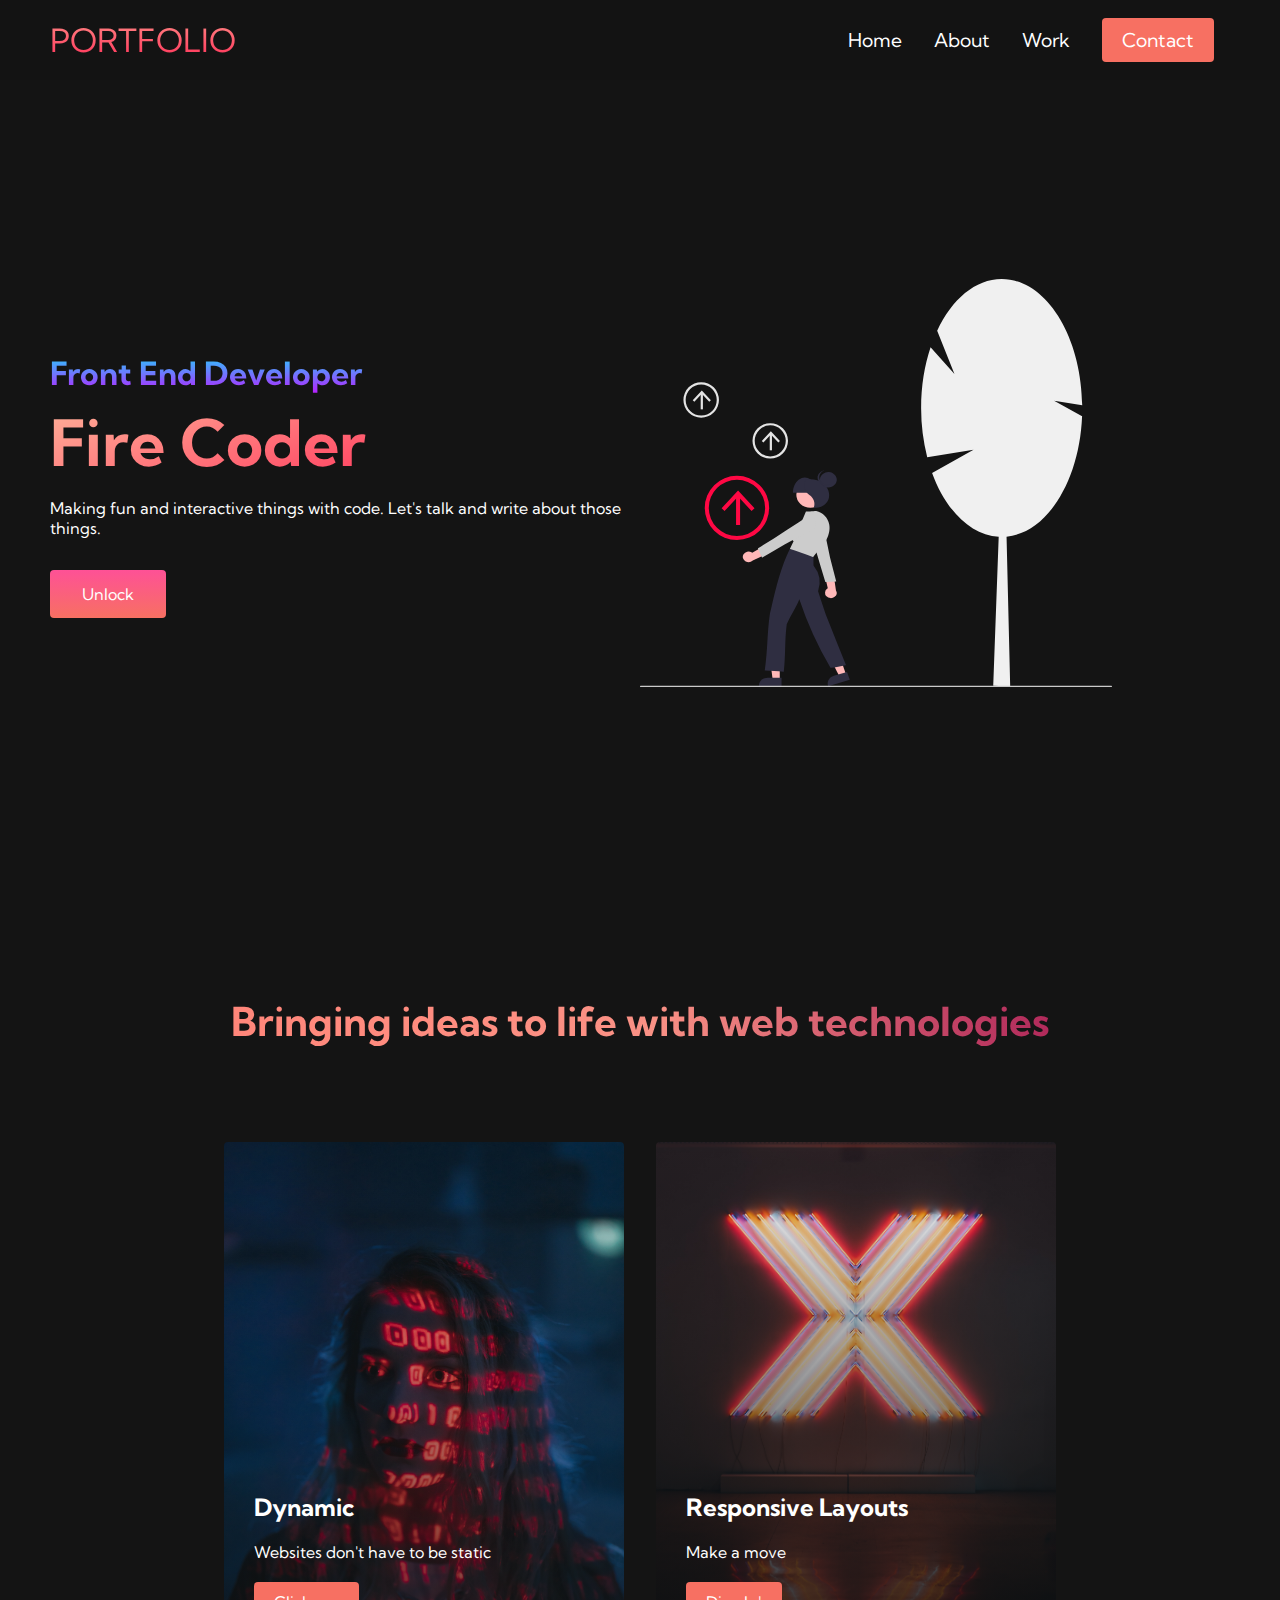
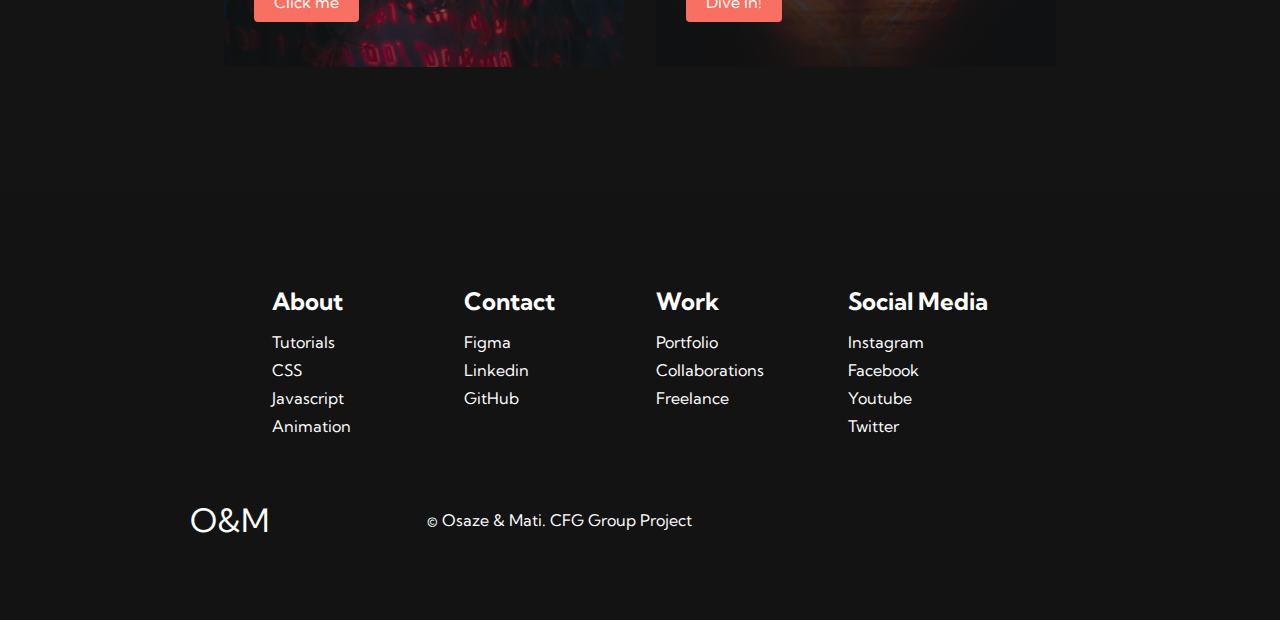
<file: index.html>
<!DOCTYPE html>
<html lang="en">
<head>
  <meta charset="UTF-8">
  <meta http-equiv="X-UA-Compatible" 
  content="IE=edge">
  <meta name="viewport" 
  content="width=device-width, 
  initial-scale=1.0">
  <title>Portfolio Website</title>
  <link rel="stylesheet" href="styles.css"/>
  <link
      rel="stylesheet"
      href="https://use.fontawesome.com/releases/v5.14.0/css/all.css"
      integrity="sha384-HzLeBuhoNPvSl5KYnjx0BT+WB0QEEqLprO+NBkkk5gbc67FTaL7XIGa2w1L0Xbgc"
      crossorigin="anonymous"
    />
    <link rel="preconnect" href="https://fonts.googleapis.com">
<link rel="preconnect" href="https://fonts.gstatic.com" crossorigin>
<link href="https://fonts.googleapis.com/css2?family=Fraunces:
ital,wght@1,500&family=Kumbh+Sans:wght@400;700&display=swap" rel="stylesheet">
</head>
<body>
  <nav class="navbar">
    <div class="navbar__container">
      <a href="/" id="navbar__logo">
        <i class="fas fa-thin fa-code"></i>   PORTFOLIO</a>
      <div class="navbar__toggle" id="mobile-menu">
        <span class="bar"></span>
        <span class="bar"></span>
        <span class="bar"></span>
      </div>
      <ul class="navbar__menu">
        <li class="navbar__item">
          <a href="/" class="navbar__links">Home</a>
        </li>
        <li class="navbar__item">
          <a href="/tech.html" class="navbar__links">About</a>
        </li>
        <li class="navbar__item">
          <a href="/" class="navbar__links">Work</a>
        </li>
        <li class="navbar__btn">
          <a href="/" 
          class="button">Contact</a></li>
      </ul>
    </div>
  </nav>
  <div class="main">
    <div class="main__container">
      <div class="main__content">
        <h1>Front End Developer</h1>
        <h2>Fire Coder</h2>
        <p>Making fun and interactive things with code. Let's talk and write about those things.</p>
        <button class="main__btn"><a href="#">Unlock</a></button>
        </div>
      <div class="main__img-container">
        <img src="images/pic1.svg" alt="pic" id="main__img">
      </div>
    </div>
  </div>

    <!-- Services Section -->
    <div class="services">
      <h1>Bringing ideas to life with web technologies</h1>
      <div class="services__container">
        <div class="services__card">
          <h2>Dynamic</h2>
          <p>Websites don't have to be static</p>
          <button>Click me</button>
        </div>
        <div class="services__card">
          <h2>Responsive Layouts</h2>
          <p>Make a move</p>
          <button>Dive In!</button>
        </div>
      </div>
    </div>


    <!-- Footer Section -->
    <div class="footer__container">
      <div class="footer__links">
        <div class="footer__link--wrapper">
          <div class="footer__link--items">
            <h2>About</h2>
            <a href="/sign__up">Tutorials</a> <a href="/">CSS</a>
            <a href="/">Javascript<a href="/">Animation</a>
          </div>
          <div class="footer__link--items">
            <h2>Contact</h2>
            <a href="/">Figma</a> <a href="/">Linkedin</a>
            <a href="/">GitHub</a>
          </div>
        </div>
        <div class="footer__link--wrapper">
          <div class="footer__link--items">
            <h2>Work</h2>
            <a href="/">Portfolio</a> <a href="/">Collaborations</a>
            <a href="/">Freelance</a>
          </div>
          <div class="footer__link--items">
            <h2>Social Media</h2>
            <a href="/">Instagram</a> <a href="/">Facebook</a>
            <a href="/">Youtube</a> <a href="/">Twitter</a>
          </div>
        </div>
      </div>
      <section class="social__media">
        <div class="social__media--wrap">
          <div class="footer__logo">
            <a href="/" id="footer__logo">O&M</a>
          </div>
          <p class="website__rights">© Osaze & Mati. CFG Group Project</p>
          <div class="social__icons">
            <a href="/" class="social__icon--link" target="_blank"
              ><i class="fab fa-facebook"></i
            ></a>
            <a href="/" class="social__icon--link"
              ><i class="fab fa-instagram"></i
            ></a>
            <a href="/" class="social__icon--link"
              ><i class="fab fa-youtube"></i
            ></a>
            <a href="/" class="social__icon--link"
              ><i class="fab fa-linkedin"></i
            ></a>
            <a href="/" class="social__icon--link"
              ><i class="fab fa-twitter"></i
            ></a>
          </div>
        </div>
      </section>
    </div>

  <script src="app.js"></script>
</body>
</html>
</file>
<file: styles.css>
* {
  box-sizing: border-box;
  margin: 0;
  padding: 0;
  font-family: 'Kumbh Sans', sans-serif;
}

.navbar {
  background: #131313;
  height: 80px;
  display: flex;
  justify-content: center;
  align-items: center;
  font-size: 1.2rem;
  position: sticky;
  top: 0;
  z-index: 999;
}

.navbar__container {
  display: flex;
  justify-content: space-between;
  height: 80px;
  z-index: 1;
  width: 100%;
  max-width: 1300px;
  margin-right: auto;
  margin-left: auto;
  padding-right: 50px;
  padding-left: 50px;
}

#navbar__logo {
  background-color: #ff8177;
  background-image: linear-gradient(to top, #ff0844 0%, #ffb199 100%);
  background-size: 100%;
  -webkit-background-clip: text;
  -moz-background-clip: text;
  -webkit-text-fill-color: transparent;
  -moz-text-fill-color: transparent;
  display: flex;
  align-items: center;
  cursor: pointer;
  text-decoration: none;
  font-size: 2rem;
}

.fa-gem {
  margin-right: 0.5rem;
}

.navbar__menu {
  display: flex;
  align-items: center;
  list-style: none;
  text-align: center;
}

.navbar__item {
  height: 80px;
}

.navbar__links {
  color: #fff;
  display: flex;
  align-items: center;
  justify-content: center;
  text-decoration: none;
  padding: 0 1rem;
  height: 100%;
}

.navbar__btn {
  display: flex;
  justify-content: center;
  align-items: center;
  padding: 0 1rem;
  width: 100%;
}

.button {
  display: flex;
  justify-content: center;
  align-items: center;
  text-decoration: none;
  padding: 10px 20px;
  height: 100%;
  width: 100%;
  border: none;
  outline: none;
  border-radius: 4px;
  background: #f77062;
  color: #fff;
}

.button:hover {
  background: #4837ff;
  transition: all 0.3s ease;
}

.navbar__links:hover {
  color: #f77062;
  transition: all 0.3s ease;
}

@media screen and (max-width: 960px) {
  .navbar__container {
    display: flex;
    justify-content: space-between;
    height: 80px;
    z-index: 1;
    width: 100%;
    max-width: 1300px;
    padding: 0;
  }

  .navbar__menu {
    display: grid;
    grid-template-columns: auto;
    margin: 0;
    width: 100%;
    position: absolute;
    top: -1000px;
    opacity: 1;
    transition: all 0.5s ease;
    height: 50vh;
    z-index: -1;
  }

  .navbar__menu.active {
    background: #131313;
    top: 100%;
    opacity: 1;
    transition: all 0.5s ease;
    z-index: 99;
    height: 50vh;
    font-size: 1.6rem;
  }

  #navbar__logo {
    padding-left: 25px;
  }

  .navbar__toggle .bar {
    width: 25px;
    height: 3px;
    margin: 5px auto;
    transition: all 0.3s ease-in-out;
    background: #fff;
  }

  .navbar__item {
    width: 100%;
  }

  .navbar__links {
    text-align: center;
    padding: 2rem;
    width: 100%;
    display: table;
  }

  .navbar__btn {
    padding-bottom: 2rem;
  }

  .button {
    display: flex;
    justify-content: center;
    align-items: center;
    width: 80%;
    height: 80px;
    margin: 0;
  }

  #mobile-menu {
    position: absolute;
    top: 20%;
    right: 5%;
    transform: translate(5%, 20%);
  }

  .navbar__toggle .bar {
    display: block;
    cursor: pointer;
  }

  #mobile-menu.is-active .bar:nth-child(2) {
    opacity: 0;
  }

  #mobile-menu.is-active .bar:nth-child(1) {
    transform: translateY(8px) rotate(45deg);
  }

  #mobile-menu.is-active .bar:nth-child(3) {
    transform: translateY(-8px) rotate(-45deg);
  }




}

  /* Main Content CSS */

  .main{
    background-color: #34343e;
  }

  .main__container {
    display: grid;
    grid-template-columns: 1fr 1fr;
    align-items: center;
    justify-self: center;
    margin: 0 auto;
    height: 90vh;
    background-color: #141414;
    z-index: 1;
    width: 100%;
    max-width: 1300px;
    padding: 0 50px;
  }
  
  .main__content h1 {
    font-size: 4 rem;
    background-color: #ff8177;
    background-image: linear-gradient(to top, #b721ff 0%,
    #21d4fd 100% );
    background-size: 100%;
    -webkit-background-clip: text;
    -moz-background-clip: text;
    -webkit-text-fill-color: transparent;
    -moz-text-fill-color: transparent;
  }

  .main__content h2 {
    font-size: 4rem;
    margin-top: 10px;
    background-color: #ff8177;
    background-image: linear-gradient(-20deg, #ff0844 0%, #ffb199 100%);
    background-size: 100%;
    -webkit-background-clip: text;
    -moz-background-clip: text;
    -webkit-text-fill-color: transparent;
    -moz-text-fill-color: transparent;
  }

  .main__content p {
    margin-top: 1rem;
    font-size: 1rem;
    font-weight: 650%;
    color: #fff;
  }


.main__btn {
  font-size: 1rem;
  background-image: linear-gradient(to top, #f77062 0%, #fe5196 100%);
  padding: 14px 32px;
  border: none;
  border-radius: 4px;
  color: #fff;
  margin-top: 2rem;
  cursor: pointer;
  position: relative;
  transition: all 0.35s;
  outline: none;
}


.main__btn a {
  position: relative;
  z-index: 2;
  color: #fff;
  text-decoration: none;
}

.main__btn:after {
  position: absolute;
  content: '';
  top: 0;
  left: 0;
  width: 0;
  height: 100%;
  background: #4837ff;
  transition: all 0.35s;
  border-radius: 4px;
}

.main__btn:hover {
  color: #fff;
}

.main__btn:hover:after {
  width: 100%;
}

.main__img--container {
  text-align: center;
}

#main__img {
  height: 80%;
  width: 80%;
}
  
/* Mobile Responsive */
@media screen and (max-width: 768px) {
  .main__container {
    display: grid;
    grid-template-columns: auto;
    align-items: center;
    justify-self: center;
    width: 100%;
    margin: 0 auto;
    height: 90vh;
  }

  .main__content {
    text-align: center;
    margin-bottom: 4rem;
  }

  .main__content h1 {
    font-size: 2.5rem;
    margin-top: 2rem;
  }

  .main__content h2 {
    font-size: 3rem;
  }

  .main__content p {
    margin-top: 1rem;
    font-size: 1.5rem;
  }
}


@media screen and (max-width: 480px) {
  .main__content h1 {
    font-size: 2rem;
    margin-top: 3rem;
  }

  .main__content h2 {
    font-size: 2rem;
  }

  .main__content p {
    margin-top: 2rem;
    font-size: 1.5rem;
  }

  .main__btn {
    padding: 12px 36px;
    margin: 2.5rem 0;
  }
}


/* Services Section */
.services {
  background: #141414;
  display: flex;
  flex-direction: column;
  justify-content: center;
  align-items: center;
  height: 100vh;
}

.services h1 {
  background-color: #ff8177;
  background-image: linear-gradient(
    to right,
    #ff8177 0%,
    #ff867a 0%,
    #ff8c7f 21%,
    #f99185 52%,
    #cf556c 78%,
    #b12a5b 100%
  );
  background-size: 100%;
  -webkit-background-clip: text;
  -moz-background-clip: text;
  -webkit-text-fill-color: transparent;
  -moz-text-fill-color: transparent;
  margin-bottom: 5rem;
  font-size: 2.5rem;
}

.services__container {
  display: flex;
  justify-content: center;
  flex-wrap: wrap;
}

.services__card {
  margin: 1rem;
  height: 525px;
  width: 400px;
  border-radius: 4px;
  background-image: linear-gradient(
      to bottom,
      rgba(0, 0, 0, 0) 0%,
      rgba(17, 17, 17, 0.6) 100%
    ),
    url('/images/pic2.jpg');
  background-size: cover;
  position: relative;
  color: #fff;
}


.services__card:nth-child(2) {
  background-image: linear-gradient(
      to bottom,
      rgba(0, 0, 0, 0) 0%,
      rgba(17, 17, 17, 0.9) 100%
    ),
    url('/images/pic4.jpg');
}

.services h2 {
  position: absolute;
  top: 350px;
  left: 30px;
}

.services__card p {
  position: absolute;
  top: 400px;
  left: 30px;
}

.services__card button {
  color: #fff;
  padding: 10px 20px;
  border: none;
  outline: none;
  border-radius: 4px;
  background: #f77062;
  position: absolute;
  top: 440px;
  left: 30px;
  font-size: 1rem;
  cursor: pointer;
}


.services__card:hover {
  transform: scale(1.075);
  transition: 0.2s ease-in;
  cursor: pointer;
}

@media screen and (max-width: 960px) {
  .services {
    height: 1600px;
  }

  .services h1 {
    font-size: 2rem;
    margin-top: 12rem;
  }
}

@media screen and (max-width: 480px) {
  .services {
    height: 1400px;
  }

  .services h1 {
    font-size: 1.2rem;
  }

  .services__card {
    width: 300px;
  }
}


/* Footer CSS */
.footer__container {
  background-color: #131313;
  padding: 5rem 0;
  display: flex;
  flex-direction: column;
  justify-content: center;
  align-items: center;
}

#footer__logo {
  color: #fff;
  display: flex;
  align-items: center;
  cursor: pointer;
  text-decoration: none;
  font-size: 2rem;
}

.footer__links {
  width: 100%;
  max-width: 1000px;
  display: flex;
  justify-content: center;
}

.footer__link--wrapper {
  display: flex;
}

.footer__link--items {
  display: flex;
  flex-direction: column;
  align-items: flex-start;
  margin: 16px;
  text-align: left;
  width: 160px;
  box-sizing: border-box;
}

.footer__link--items h2 {
  margin-bottom: 16px;
  color: #fff;
}

.footer__link--items a {
  color: #fff;
  text-decoration: none;
  margin-bottom: 0.5rem;
  transition: 0.3 ease-out;
}

.footer__link--items a:hover {
  color: #e9e9e9;
  transition: 0.3 ease-out;
}

.social__icon--link {
  color: #fff;
  font-size: 24px;
}

.social__media {
  max-width: 1000px;
  width: 100%;
}

.social__media--wrap {
  display: flex;
  justify-content: space-between;
  align-items: center;
  width: 90%;
  max-width: 1000px;
  margin: 40px auto 0 auto;
}

.social__icons {
  display: flex;
  justify-content: space-between;
  align-items: center;
  width: 240px;
}

.website__rights {
  color: #fff;
}

@media screen and (max-width: 820px) {
  .footer__links {
    padding-top: 2rem;
  }

  #footer__logo {
    margin-bottom: 2rem;
  }

  .website__rights {
    margin-bottom: 2rem;
  }

  .footer__link--wrapper {
    flex-direction: column;
  }

  .social__media--wrap {
    flex-direction: column;
  }
}

@media screen and (max-width: 480px) {
  .footer__link--items {
    margin: 0;
    padding: 10px;
    width: 100%;
  }
}
</file>
